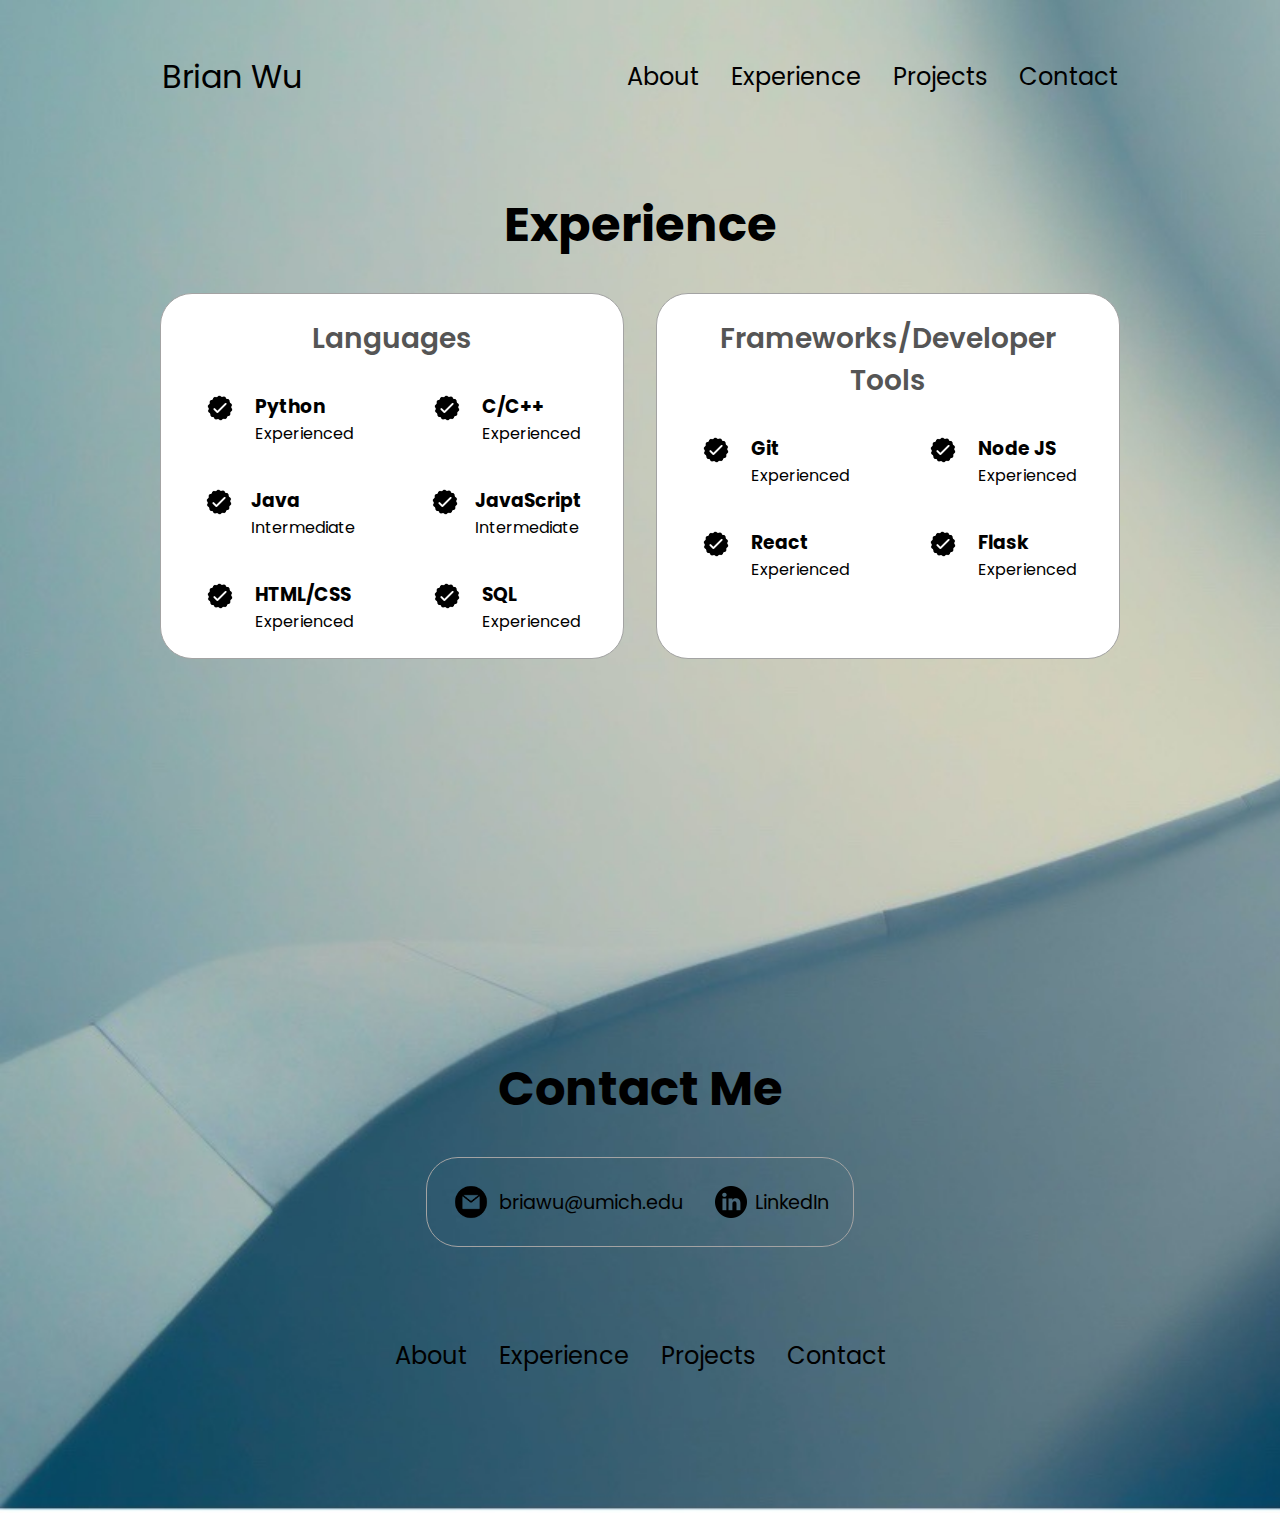
<file: experience.html>
<!DOCTYPE html>
<html lang="en">
    <head>
        <meta charset="UTF-8">
        <meta http-equiv="X-UA-Compatible" content="IE=edge">
        <meta name="viewport" content="width=device-width, initial-scale=1.0">
        <title>Experience</title>
        <link rel="stylesheet" href="css/style.css">
    </head>
    <body>
    <a href="#main" id="skip" aria-label="Skip to Main Content">Skip to Main Content</a>
    <nav id="desktop-nav" aria-label="desktop view nav">
        <div class="logo">Brian Wu</div>
        <div>
            <ul class="nav-links">
            <li><a href="index.html">About</a></li>
            <li><a href="experience.html">Experience</a></li>
            <li><a href="projects.html">Projects</a></li>
            <li><a href="#contact">Contact</a></li>
            </ul>
        </div>
    </nav>
    <nav id="hamburger-nav" aria-label="tablet and mobile view nav">
        <div class="logo">Brian Wu</div>
        <div class="hamburger-menu">
            <div class="hamburger-icon" onclick="clickMenu()">
            <span></span>
            <span></span>
            <span></span>
            </div>
            <ul class="hamburger-links">
            <li><a href="index.html" onclick="clickMenu()">About</a></li>
            <li><a href="experience.html" onclick="clickMenu()">Experience</a></li>
            <li><a href="projects.html" onclick="clickMenu()">Projects</a></li>
            <li><a href="#contact" onclick="clickMenu()">Contact</a></li>
            </ul>
        </div>
    </nav>
    <main id="main">
    <section id="experience">
        <h1 class="title">Experience</h1>
        <div class="experience-details-container">
            <div class="about-containers">
            <div class="details-container">
                <h2 class="experience-sub-title">Languages</h2>
                <div class="article-container">
                <article>
                    <img
                    src="./images/checkmark.png"
                    alt="Experience icon"
                    class="icon"
                    >
                    <div>
                    <h3>Python</h3>
                    <p>Experienced</p>
                    </div>
                </article>
                <article>
                    <img
                    src="./images/checkmark.png"
                    alt="Experience icon"
                    class="icon"
                    >
                    <div>
                    <h3>C/C++</h3>
                    <p>Experienced</p>
                    </div>
                </article>
                <article>
                    <img
                    src="./images/checkmark.png"
                    alt="Experience icon"
                    class="icon"
                    >
                    <div>
                    <h3>Java</h3>
                    <p>Intermediate</p>
                    </div>
                </article>
                <article>
                    <img
                    src="./images/checkmark.png"
                    alt="Experience icon"
                    class="icon"
                    >
                    <div>
                    <h3>JavaScript</h3>
                    <p>Intermediate</p>
                    </div>
                </article>
                <article>
                    <img
                    src="./images/checkmark.png"
                    alt="Experience icon"
                    class="icon"
                    >
                    <div>
                    <h3>HTML/CSS</h3>
                    <p>Experienced</p>
                    </div>
                </article>
                <article>
                    <img
                    src="./images/checkmark.png"
                    alt="Experience icon"
                    class="icon"
                    >
                    <div>
                    <h3>SQL</h3>
                    <p>Experienced</p>
                    </div>
                </article>
                </div>
            </div>
            <div class="details-container">
                <h2 class="experience-sub-title">Frameworks/Developer Tools</h2>
                <div class="article-container">
                <article>
                    <img
                    src="./images/checkmark.png"
                    alt="Experience icon"
                    class="icon"
                    >
                    <div>
                    <h3>Git</h3>
                    <p>Experienced</p>
                    </div>
                </article>
                <article>
                    <img
                    src="./images/checkmark.png"
                    alt="Experience icon"
                    class="icon"
                    >
                    <div>
                    <h3>Node JS</h3>
                    <p>Experienced</p>
                    </div>
                </article>
                <article>
                    <img
                    src="./images/checkmark.png"
                    alt="Experience icon"
                    class="icon"
                    >
                    <div>
                    <h3>React</h3>
                    <p>Experienced</p>
                    </div>
                </article>
                <article>
                    <img
                    src="./images/checkmark.png"
                    alt="Experience icon"
                    class="icon"
                    >
                    <div>
                    <h3>Flask</h3>
                    <p>Experienced</p>
                    </div>
                </article>
                </div>
            </div>
            </div>
        </div>
    </section>
    <section id="contact">
        <h1 class="title">Contact Me</h1>
        <div class="contact-info-upper-container">
            <div class="contact-info-container">
            <img
                src="./images/email.png"
                alt="Email icon"
                class="icon contact-icon email-icon"
            >
            <p><a href="mailto:briawu@umich.edu">briawu@umich.edu</a></p>
            </div>
            <div class="contact-info-container">
            <img
                src="./images/linkedin.png"
                alt="LinkedIn icon"
                class="icon contact-icon"
            >
            <p><a href="https://www.linkedin.com/in/briawu">LinkedIn</a></p>
            </div>
        </div>
    </section>
    </main>
        <footer>
        <nav>
            <div class="nav-links-container">
            <ul class="nav-links">
                <li><a href="index.html">About</a></li>
                <li><a href="experience.html">Experience</a></li>
                <li><a href="projects.html">Projects</a></li>
                <li><a href="#contact">Contact</a></li>
            </ul>
            </div>
        </nav>
    </footer>
    <script src="js/script2.js"></script>
    </body>

</html>
</file>
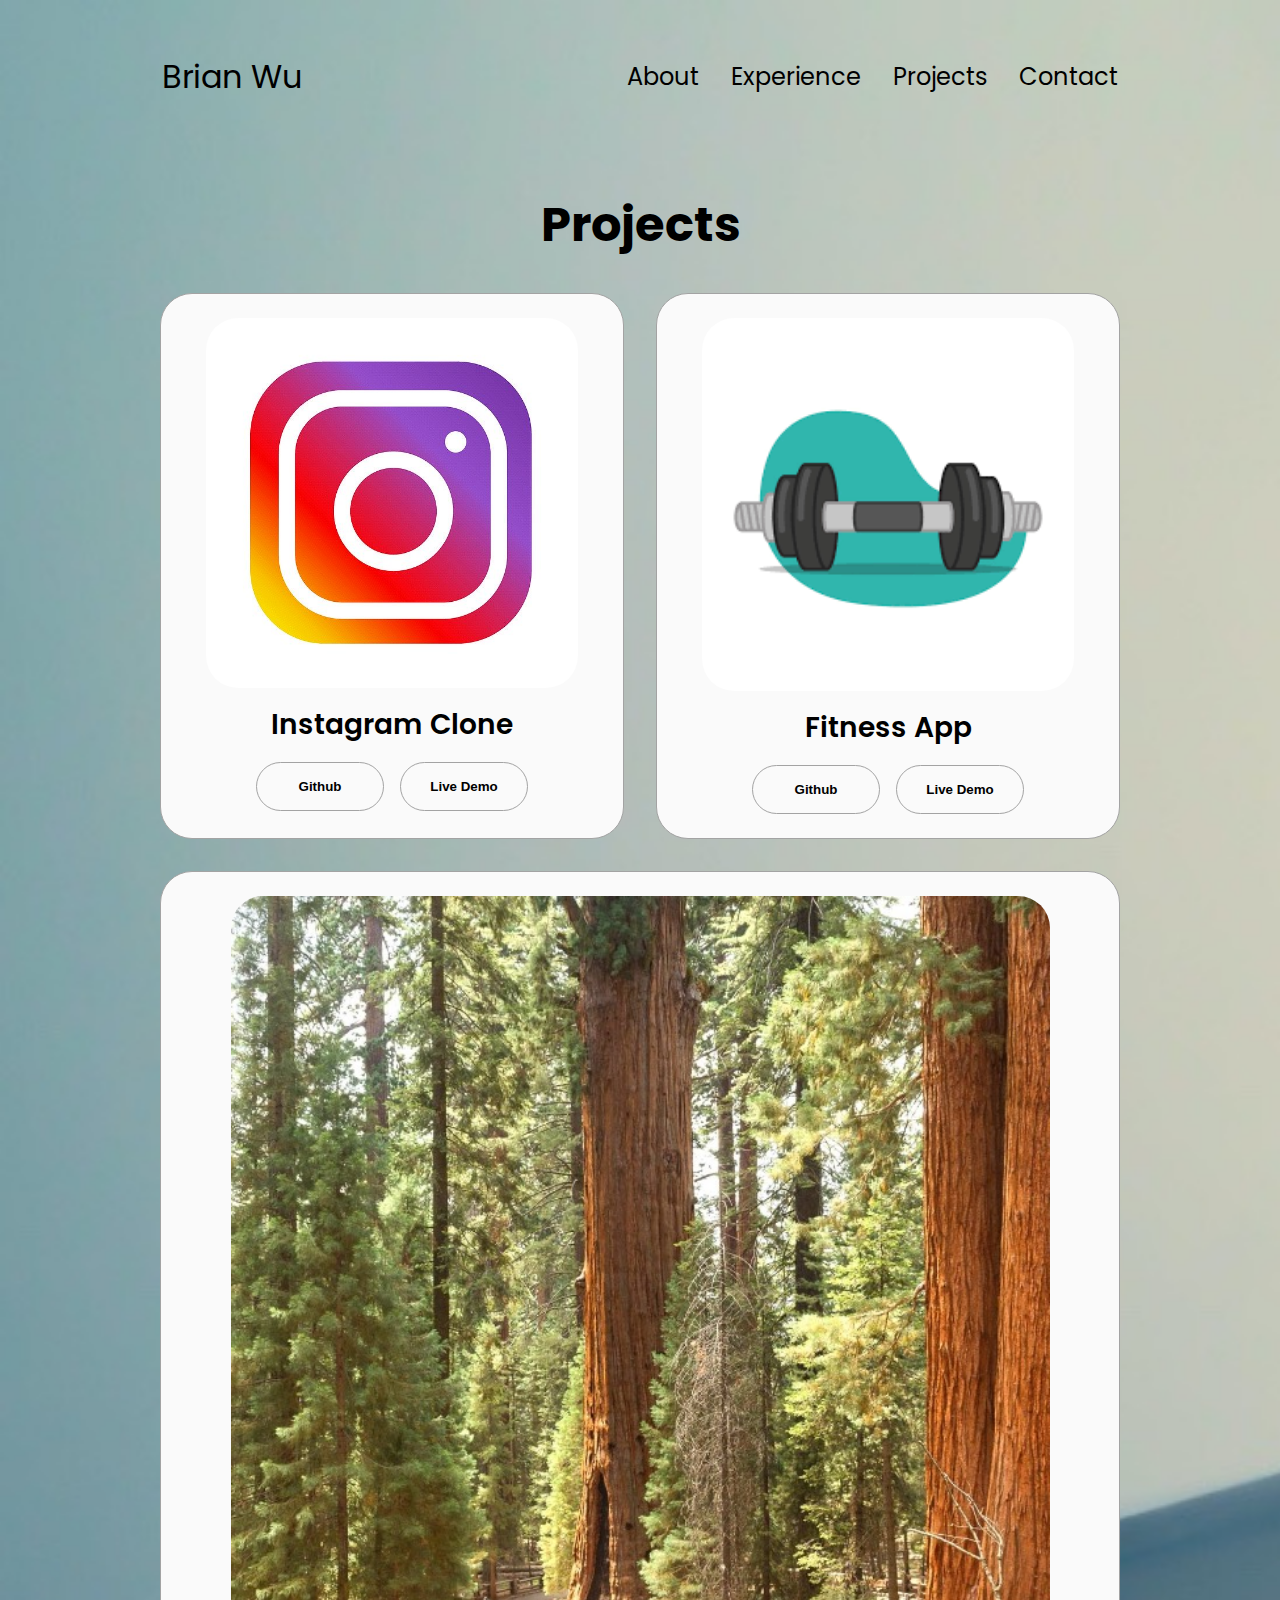
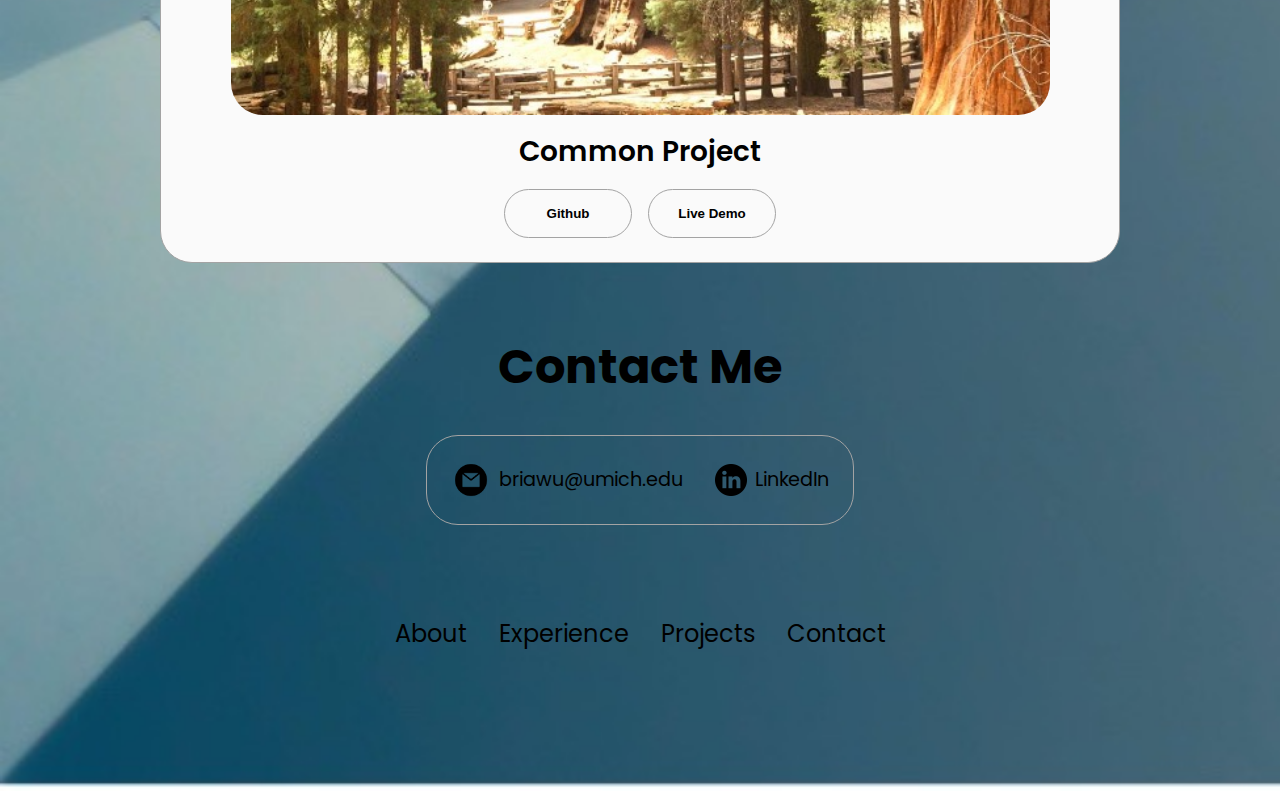
<file: projects.html>
<!DOCTYPE html>
<html lang="en">
    <head>
        <meta charset="UTF-8">
        <meta http-equiv="X-UA-Compatible" content="IE=edge">
        <meta name="viewport" content="width=device-width, initial-scale=1.0">
        <title>My Portfolio</title>
        <link rel="stylesheet" href="css/style.css">
    </head>
    <body>
    <a href="#main" id="skip" aria-label="Skip to Main Content">Skip to Main Content</a>
    <nav id="desktop-nav" aria-label="desktop view nav">
        <div class="logo">Brian Wu</div>
        <div>
            <ul class="nav-links">
            <li><a href="index.html">About</a></li>
            <li><a href="experience.html">Experience</a></li>
            <li><a href="projects.html">Projects</a></li>
            <li><a href="#contact">Contact</a></li>
            </ul>
        </div>
    </nav>
    <nav id="hamburger-nav" aria-label="tablet and mobile view nav">
        <div class="logo">Brian Wu</div>
        <div class="hamburger-menu">
            <div class="hamburger-icon" onclick="clickMenu()">
                <span></span>
                <span></span>
                <span></span>
            </div>
            <ul class="hamburger-links">
                <li><a href="index.html" onclick="clickMenu()">About</a></li>
                <li><a href="experience.html" onclick="clickMenu()">Experience</a></li>
                <li><a href="projects.html" onclick="clickMenu()">Projects</a></li>
                <li><a href="#contact" onclick="clickMenu()">Contact</a></li>
            </ul>
        </div>
    </nav>
    <main id="main">
    <section id="projects">
        <h1 class="title">Projects</h1>
        <div class="experience-details-container">
            <div class="about-containers">
            <div class="details-container color-container">
                <div class="article-container">
                <img
                    src="./images/project-1.jpg"
                    alt="Project 1"
                    class="project-img"
                >
                </div>
                <h2 class="experience-sub-title project-title">Instagram Clone</h2>
                <div class="btn-container">
                <button
                    class="btn btn-color-2 project-btn"
                    onclick="location.href='https://eecs485staff.github.io/p3-insta485-clientside/'"
                >
                    Github
                </button>
                <button
                    class="btn btn-color-2 project-btn"
                    onclick="location.href='https://eecs485staff.github.io/p3-insta485-clientside/'"
                >
                    Live Demo
                </button>
                </div>
            </div>
            <div class="details-container color-container">
                <div class="article-container">
                <img
                    src="./images/project-2.png"
                    alt="Project 2"
                    class="project-img"
                >
                </div>
                <h2 class="experience-sub-title project-title">Fitness App</h2>
                <div class="btn-container">
                <button
                    class="btn btn-color-2 project-btn"
                    onclick="location.href='https://github.com/briwu/fitness-app'"
                >
                    Github
                </button>
                <button
                    class="btn btn-color-2 project-btn"
                    onclick="location.href='https://briwu-fitness.netlify.app'"
                >
                    Live Demo
                </button>
                </div>
            </div>
            <div class="details-container color-container">
                <div class="article-container">
                <img
                    src="./images/project-3.jpg"
                    alt="Project 3"
                    class="project-img"
                >
                </div>
                <h2 class="experience-sub-title project-title">Common Project</h2>
                <div class="btn-container">
                <button
                    class="btn btn-color-2 project-btn"
                    onclick="location.href='https://github.com/briwu/first_site'"
                >
                    Github
                </button>
                <button
                    class="btn btn-color-2 project-btn"
                    onclick="location.href='https://briwu.github.io/first_site'"
                >
                    Live Demo
                </button>
                </div>
            </div>
            </div>
        </div>
    </section>
    <section id="contact">
        <h1 class="title">Contact Me</h1>
        <div class="contact-info-upper-container">
            <div class="contact-info-container">
            <img
                src="./images/email.png"
                alt="Email icon"
                class="icon contact-icon email-icon"
            >
            <p><a href="mailto:briawu@umich.edu">briawu@umich.edu</a></p>
            </div>
            <div class="contact-info-container">
            <img
                src="./images/linkedin.png"
                alt="LinkedIn icon"
                class="icon contact-icon"
            >
            <p><a href="https://www.linkedin.com/in/briawu">LinkedIn</a></p>
            </div>
        </div>
    </section>
    </main>
        <footer>
        <nav>
            <div class="nav-links-container">
            <ul class="nav-links">
                <li><a href="index.html">About</a></li>
                <li><a href="experience.html">Experience</a></li>
                <li><a href="projects.html">Projects</a></li>
                <li><a href="#contact">Contact</a></li>
            </ul>
            </div>
        </nav>
    </footer>
    <script src="js/script2.js"></script>
    </body>

</html>
</file>
<file: css/style.css>
@import url("https://fonts.googleapis.com/css2?family=Poppins:wght@300;400;500;600&display=swap");

* {
    margin: 0;
    padding: 0;
}

body {
    font-family: "Poppins", sans-serif;
    background-image: url("../images/background.jpg");
    background-size: cover;
    background-repeat: no-repeat;
}

html {
    scroll-behavior: smooth;
}

p {
    color: black;
}

a, .btn {
    transition: all 300ms ease;
}

#skip {
    position: absolute;
    left: -500px;
}

#skip:focus {
    left: 0px;
    background-color: #ffcc00;
    z-index: 9999;
}

nav,
.nav-links {
    display: flex;
}

nav {
    justify-content: space-around;
    align-items: center;
    height: 17vh;
}

.nav-links {
    gap: 2rem;
    list-style: none;
    font-size: 1.5rem;
}

a {
    color: black;
    text-decoration: none;
    text-decoration-color: white;
}

a:hover {
    color: grey;
    text-decoration: underline;
    text-underline-offset: 1rem;
    text-decoration-color: rgb(181, 181, 181);
}

.logo {
    font-size: 2rem;
}

.logo:hover {
    cursor: default;
}

#hamburger-nav {
    display: none;
}

.hamburger-menu {
    position: relative;
    display: inline-block;
}

.hamburger-icon {
    display: flex;
    flex-direction: column;
    justify-content: space-between;
    height: 24px;
    width: 30px;
    cursor: pointer;
}

.hamburger-icon span {
    width: 100%;
    height: 2px;
    background-color: black;
    transition: all 0.3 ease-in-out;
}

.hamburger-links {
    position: absolute;
    top: 100%;
    right: 0;
    background-color: white;
    width: fit-content;
    max-height: 0;
    overflow: hidden;
    transition: all 0.3 ease-in-out;
    z-index: 1000;
}

.hamburger-links a {
    display: block;
    padding: 10px;
    text-align: center;
    font-size: 1.5rem;
    color: black;
    text-decoration: none;
    transition: all 0.3 ease-in-out;
}

.hamburger-links li {
    list-style: none;
}

.hamburger-links.open {
    max-height: 300px;
    z-index: 1000;
}

.hamburger-icon.open span:first-child {
    transform: rotate(45deg) translate(10px, 5px);
}

.hamburger-icon.open span:nth-child(2) {
    opacity: 0;
}

.hamburger-icon.open span:last-child {
    transform: rotate(-45deg) translate(10px, -5px);
}

.hamburger-icon span:first-child {
    transform: none;
}

.hamburger-icon span:first-child {
    opacity: 1;
}

.hamburger-icon span:first-child {
    transform: none;
}

section {
    padding-top: 4vh;
    height: 96vh;
    margin: 0 10rem;
    box-sizing: border-box;
    min-height: fit-content;
}

.section-container {
    display: flex;
}

#profile {
    display: flex;
    justify-content: center;
    gap: 5rem;
    height: 80vh;
}

.pic-container {
    display: flex;
    height: 400px;
    width: 400px;
    margin: auto 0;
}

.section-text {
    align-self: center;
    text-align: center;
}

.section-text p {
    font-weight: 600;
}

.section-text-p2 {
    font-size: 1.75rem;
    margin-bottom: 1rem;
}

.title {
    font-size: 3rem;
    text-align: center;
}

#socials-container {
    display: flex;
    justify-content: center;
    margin-top: 1rem;
    gap: 1rem;
}

.icon {
    cursor: pointer;
    height: 2rem;
}

.btn-container {
    display: flex;
    justify-content: center;
    gap: 1rem;
}

.btn {
    font-weight: 600;
    transition: all 300ms ease;
    padding: 1rem;
    width: 8rem;
    border-radius: 2rem;
}

.btn-color-1,
.btn-color-2 {
    border: rgb(53, 53, 53) 0.1rem solid;
}

.btn-color-1:hover,
.btn-color-2:hover {
    cursor: pointer;
}

.btn-color-1,
.btn-color-2:hover {
    background: rgb(53, 53, 53);
    color: white;
}

.btn-color-1:hover {
    background: rgb(0, 0, 0);
}

.btn-color-2 {
    background: none;
}

.btn-color-2:hover {
    border: rgb(255, 255, 255) 0.1rem solid;
}

.btn-container {
    gap: 1rem;
}

#about {
    position: relative;
}

.about-containers {
    gap: 2rem;
    margin-bottom: 2rem;
    margin-top: 2rem;
}

.about-details-container {
    justify-content: center;
    flex-direction: column;
}

.about-containers,
.about-details-container {
    display: flex;
}

.about-pic {
    border-radius: 2rem;
}

.details-container {
    padding: 1.5rem;
    flex: 1;
    background: white;
    border-radius: 2rem;
    border: rgb(53, 53, 53) 0.1rem solid;
    border-color: rgb(163, 163, 163);
    text-align: center;
}

.section-container {
    gap: 4rem;
    height: 80%;
}

.pic-container {
    height: 400px;
    width: 400px;
    margin: auto 0;
}

#experience {
    position: relative;
}

.experience-sub-title {
    color: rgb(85, 85, 85);
    font-weight: 600;
    font-size: 1.75rem;
    margin-bottom: 2rem;
}

.experience-details-container {
    display: flex;
    justify-content: center;
    flex-direction: column;
}

.article-container {
    display: flex;
    text-align: initial;
    flex-wrap: wrap;
    flex-direction: row;
    gap: 2.5rem;
    justify-content: space-around;
}

article {
    display: flex;
    width: 10rem;
    justify-content: space-around;
    gap: 0.5rem;
}

article .icon {
    cursor: default;
}

#projects {
    position: relative;
}

.color-container {
    border-color: rgb(163, 163, 163);
    background: rgb(250, 250, 250);
}

.project-img {
    border-radius: 2rem;
    width: 90%;
    height: 90%;
}

.project-title {
    margin: 1rem;
    color: black;
}

.project-btn {
    color: black;
    border-color: rgb(163, 163, 163);
}

#contact {
    display: flex;
    justify-content: center;
    flex-direction: column;
    height: 70vh;
}

.contact-info-upper-container {
    display: flex;
    justify-content: center;
    border-radius: 2rem;
    border: rgb(53, 53, 53) 0.1rem solid;
    border-color: rgb(163, 163, 163);
    background: (250, 250, 250);
    margin: 2rem auto;
    padding: 0.5rem;
}

.contact-info-container {
    display: flex;
    align-items: center;
    justify-content: center;
    gap: 0.5rem;
    margin: 1rem;
}

.contact-info-container p {
    font-size: larger;
}

.contact-icon {
    cursor: default;
}

.email-icon {
    height: 2.5rem;
}

footer {
    height: 26vh;
    margin: 0 1rem;
}

footer p {
    text-align: center;
}

@media screen and (min-width: 0px) and (max-width: 767px){
    #profile {
        height: 83vh;
        margin-bottom: 6rem;
    }
    
    .about-containers {
        flex-wrap: wrap;
    }
    
    #contact, #projects {
        height: fit-content;
    }
    
    #desktop-nav {
        display: none;
    }

    #hamburger-nav {
        display: flex;
    }
    
    #experience, .experience-details-container {
        margin-top: 2rem;
    }
    
    #profile, .section-container {
        display: block;
    }
    
    section, .section-container {
        height: fit-content;
    }
    
    section {
        margin: 0 5%;
    }
    
    .pic-container {
        width: 275px;
        height: 275px;
        margin: 0 auto 2rem;
    }
    
    .about-containers {
        margin-top: 0;
    }
    
    #contact, footer {
        height: 40vh;
    }
    
    #profile {
        height: 83vh;
        margin-bottom: 0;
    }
    
    article {
        font-size: 1rem;
    }
    
    footer nav {
        height: fit-content;
        margin-bottom: 2rem;
    }
    
    .about-containers, .contact-info-upper-container, .btn-container {
        flex-wrap: wrap;
    }
    
    .contact-info-container {
        margin: 0;
    }
    
    .contact-info-container p, .nav-links li a {
        font-size: 1rem;
    }
    
    .experience-sub-title {
        font-size: 1.25rem;
    }
    
    .logo {
        font-size: 1.5rem;
    }
    
    .nav-links {
        flex-direction: column;
        gap: 0.5rem;
        text-align: center;
    }
    
    .pic-container {
        width: auto;
        height: 46vw;
        justify-content: center;
    }
    
    .section-text-p2 {
        font-size: 1.25rem;
    }
    
    .title {
        font-size: 2rem;
    }
    
    .text-container {
        text-align: justify;
    }
}



@media screen and (min-width: 768px) and (max-width: 991px) {
    #profile {
        height: 83vh;
        margin-bottom: 6rem;
    }

    .about-containers {
        flex-wrap: wrap;
    }

    #contact, #projects {
        height: fit-content;
    }

    #desktop-nav {
        display: none;
    }

    #hamburger-nav {
        display: flex;
    }

    #experience, .experience-details-container {
        margin-top: 2rem;
    }

    #profile, .section-container {
        display: block;
    }

    section, .section-container {
        height: fit-content;
    }

    section {
        margin: 0 5%;
    }

    .pic-container {
        width: 275px;
        height: 275px;
        margin: 0 auto 2rem;
    }

    .about-containers {
        margin-top: 0;
    }
}

@media screen and (min-width: 992px) {
    #profile {
        height: 83vh;
        margin-bottom: 6rem;
    }

    .about-containers {
        flex-wrap: wrap;
    }

    #contact, #projects {
        height: fit-content;
    }
}
</file>
